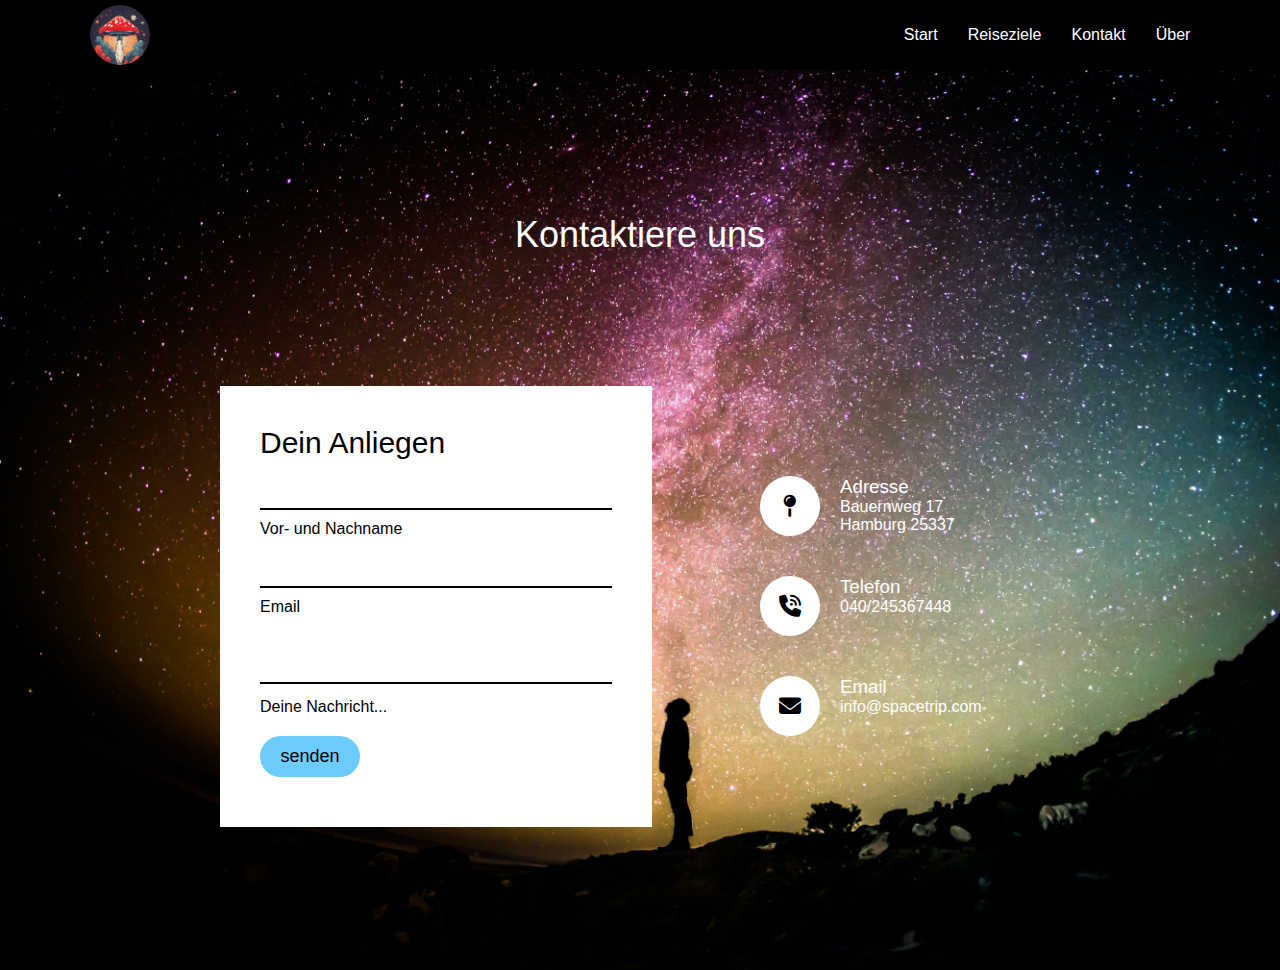
<file: contact.html>
<!DOCTYPE html>
<html lang="en">
  <head>
    <meta charset="UTF-8" />
    <meta name="viewport" content="width=device-width, initial-scale=1.0" />
    <title>Kontakt</title>
    <link rel="stylesheet" href="styles/contact.css" />
    <link
      rel="stylesheet"
      href="https://cdnjs.cloudflare.com/ajax/libs/font-awesome/6.4.2/css/all.min.css"
    />
  </head>
  <body>
    <div class="header">
      <nav id="navBar">
        <img src="images/logo2.png" class="logo" />
        <ul class="nav-items">
          <li><a href="index.html">Start</a></li>
          <li><a href="reiseziele.html" class="selected">Reiseziele</a></li>
          <li><a href="contact.html">Kontakt</a></li>
          <li><a href="ueber.html">Über</a></li>
        </ul>
        <!-- <a href="#" class="buchen">Jetzt Buchen</a> -->
        <i class="fa-solid fa-bars" onclick="togglebtn()"></i>
      </nav>
    </div>
    <section class="kontakt">
      <div class="inhalt">
        <h2>Kontaktiere uns</h2>
      </div>
      <div class="wrapper">
        <div class="kontakt-info">
          <div class="box">
            <div class="icon"><i class="fa-solid fa-map-pin"></i></div>
            <div class="text">
              <h3>Adresse</h3>
              <p>
                Bauernweg 17 <br />
                Hamburg 25337
              </p>
            </div>
          </div>
          <div class="box">
            <div class="icon"><i class="fa-solid fa-phone-volume"></i></div>
            <div class="text">
              <h3>Telefon</h3>
              <p>040/245367448</p>
            </div>
          </div>
          <div class="box">
            <div class="icon"><i class="fa-solid fa-envelope"></i></div>
            <div class="text">
              <h3>Email</h3>
              <p>info@spacetrip.com</p>
            </div>
          </div>
        </div>
        <div class="kontakt-form">
          <form>
            <h2>Dein Anliegen</h2>
            <div class="inputbox">
              <input type="text" name="" required="requires" />
              <span>Vor- und Nachname</span>
            </div>
            <div class="inputbox">
              <input type="text" name="" required="requires" />
              <span>Email</span>
            </div>
            <div class="inputbox">
              <textarea required="required"></textarea>
              <span>Deine Nachricht...</span>
            </div>
            <div class="inputbox">
              <input type="submit" name="" value="senden" />
            </div>
          </form>
        </div>
      </div>
    </section>

    <script>
      var navBar = document.getElementById('navBar');
      function togglebtn() {
        navBar.classList.toggle('hide');
      }
    </script>
  </body>
</html>
</file>
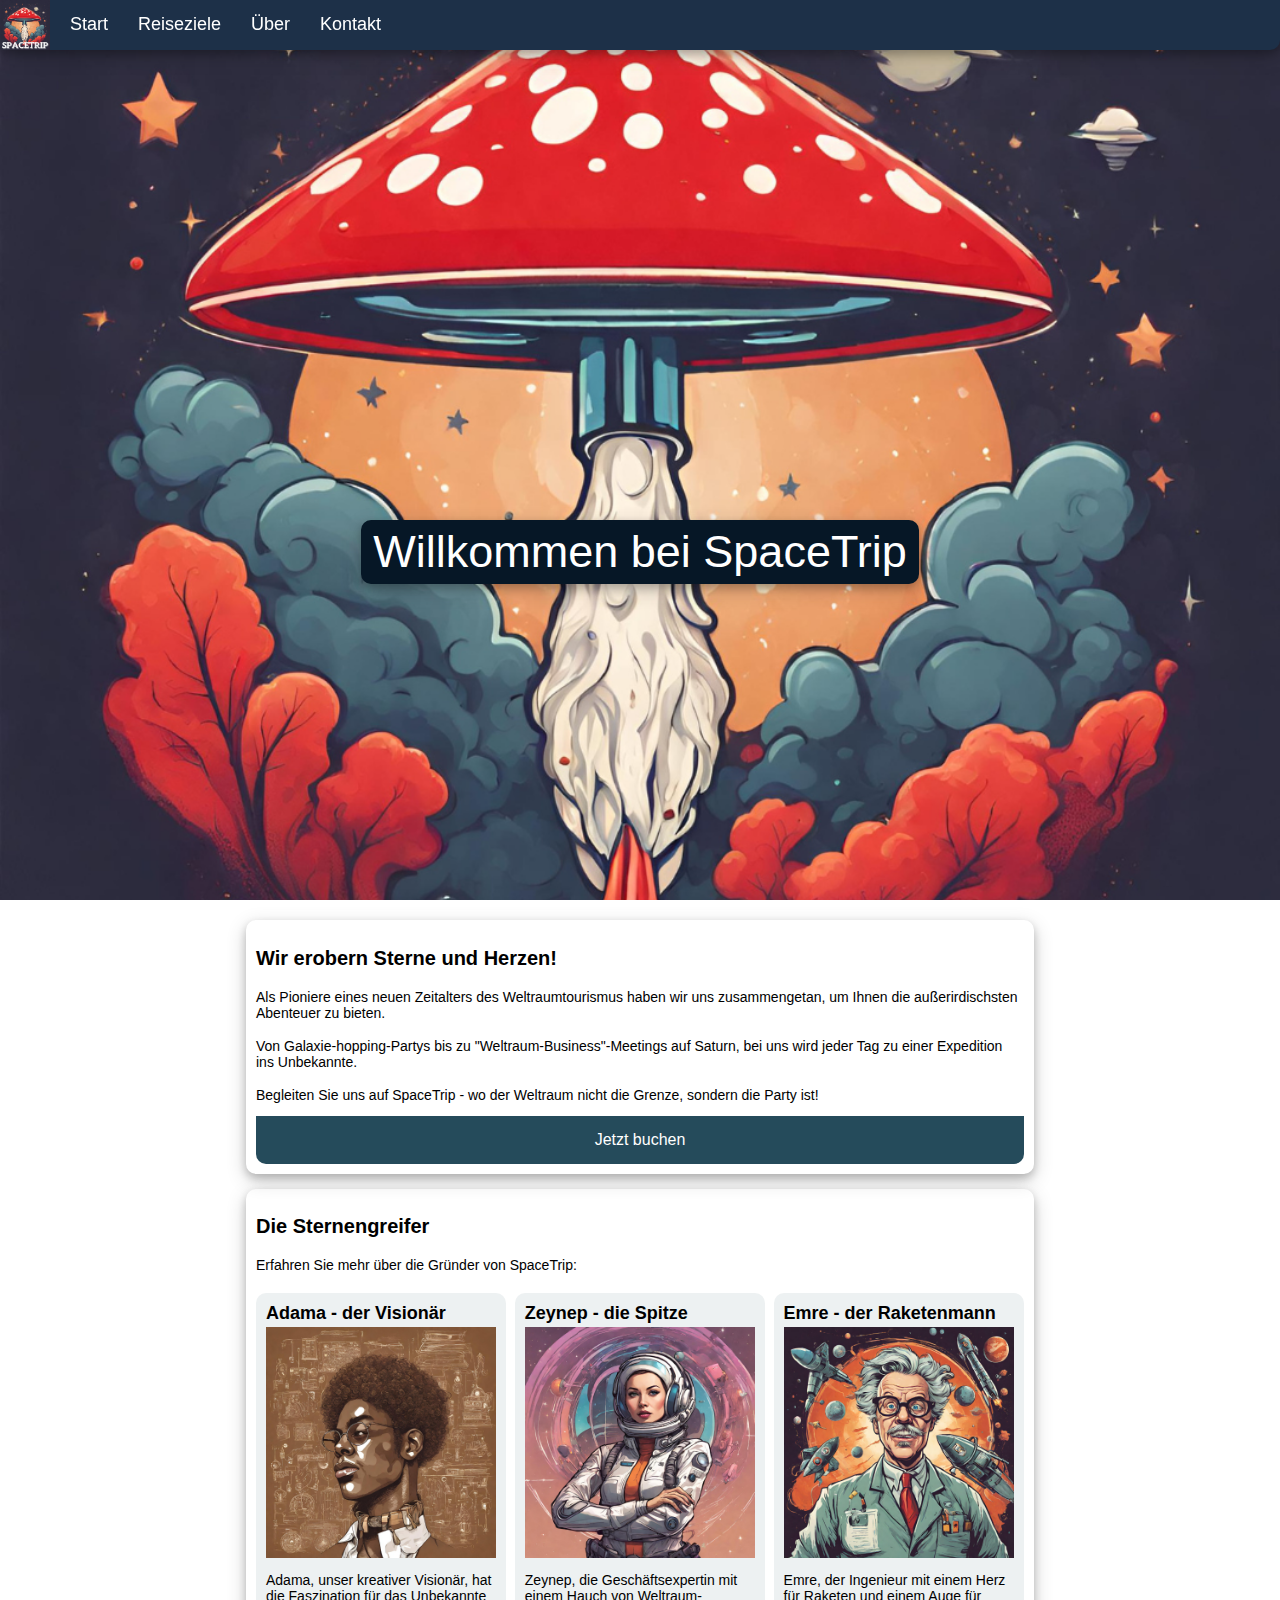
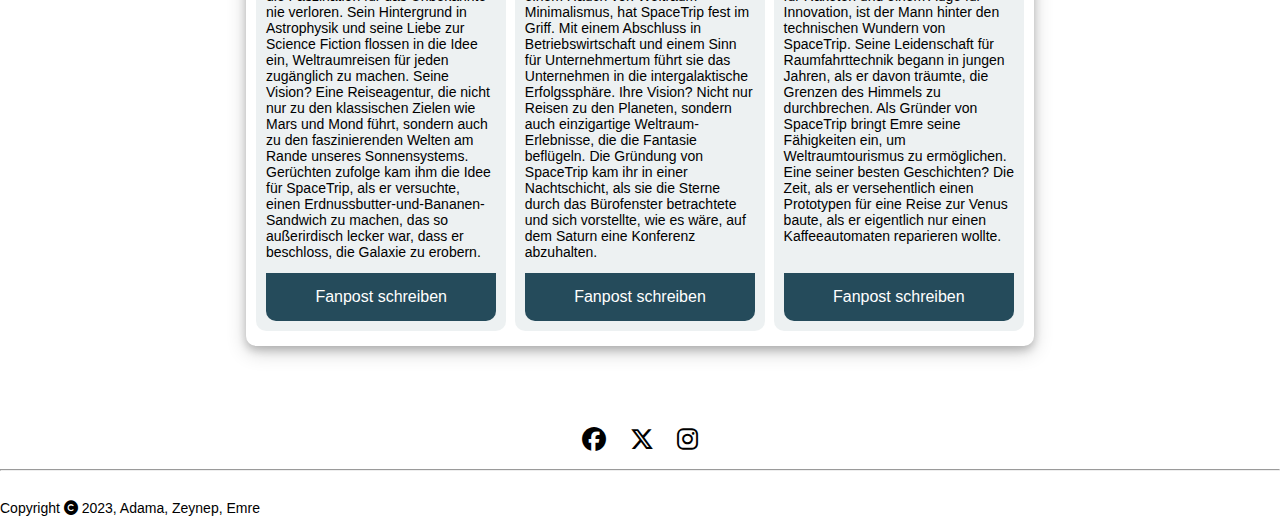
<file: ueber.html>
<!DOCTYPE html>
<html lang="en">
  <head>
    <meta charset="UTF-8" />
    <meta name="viewport" content="width=device-width, initial-scale=1.0" />
    <title>Unser Team</title>
    <link rel="stylesheet" href="styles/ueberStyles.css" />
    <link
      rel="stylesheet"
      href="https://cdnjs.cloudflare.com/ajax/libs/font-awesome/6.4.2/css/all.min.css"
    />
  </head>
  <body>
    <header class="fixed-header navItem">
      <a href="#home"
        ><img class="logo" src="images/SpaceTrip_Logo.png" height="50px"
      /></a>

      <ul>
        <li><a class="active" href="index.html">Start</a></li>
        <li><a href="reiseziele.html">Reiseziele</a></li>
        <li><a href="ueber.html">Über</a></li>
        <li><a href="contact.html">Kontakt</a></li>
      </ul>
    </header>

    <div class="heroImage">
      <div class="welcome">
        <a href="#scroll">
          <button class="welcomeButton welcomeButtonTop">Willkommen bei</button>
        </a>
        <a href="#scroll">
          <button class="welcomeButton">SpaceTrip</button>
        </a>
      </div>
      <div class="welcome-big">
        <a href="#scroll">
          <button class="welcomeButton welcomeButtonTop">
            Willkommen bei SpaceTrip️
          </button>
        </a>
      </div>
    </div>
    <!--<div class="one">-->
    <!--    <img src="images/SpaceTrip_Logo.png" width="1080" height="1080">-->
    <!--</div>-->

    <div id="scroll"></div>

    <div class="beschreibung">
      <h2>Wir erobern Sterne und Herzen!</h2>

      <p>
        Als Pioniere eines neuen Zeitalters des Weltraumtourismus haben wir uns
        zusammengetan, um Ihnen die außerirdischsten Abenteuer zu bieten.
      </p>
      <p>
        Von Galaxie-hopping-Partys bis zu "Weltraum-Business"-Meetings auf
        Saturn, bei uns wird jeder Tag zu einer Expedition ins Unbekannte.
      </p>
      <p>
        Begleiten Sie uns auf SpaceTrip - wo der Weltraum nicht die Grenze,
        sondern die Party ist!
      </p>
      <button class="button">Jetzt buchen</button>
    </div>

    <div class="beschreibung aktionen">
      <div class="aktion-head">
        <h2>Die Sternengreifer</h2>
        <p class="margin-bot">
          Erfahren Sie mehr über die Gründer von SpaceTrip:
        </p>
      </div>
      <div class="aktion">
        <h3 class="head2">Adama - der Visionär</h3>

        <img src="images/Adama.png" />
        <p class="full">
          Adama, unser kreativer Visionär, hat die Faszination für das
          Unbekannte nie verloren. Sein Hintergrund in Astrophysik und seine
          Liebe zur Science Fiction flossen in die Idee ein, Weltraumreisen für
          jeden zugänglich zu machen. Seine Vision? Eine Reiseagentur, die nicht
          nur zu den klassischen Zielen wie Mars und Mond führt, sondern auch zu
          den faszinierenden Welten am Rande unseres Sonnensystems. Gerüchten
          zufolge kam ihm die Idee für SpaceTrip, als er versuchte, einen
          Erdnussbutter-und-Bananen-Sandwich zu machen, das so außerirdisch
          lecker war, dass er beschloss, die Galaxie zu erobern.
        </p>
        <a
          class="mail"
          href="mailto:adama@spacetrip.org?subject=I%20love%20you"
        >
          <button class="button">Fanpost schreiben</button>
        </a>
      </div>
      <div class="aktion">
        <h3 class="head2">Zeynep - die Spitze</h3>

        <img class="imgTop" src="images/Zeynep.png" />
        <p class="full">
          Zeynep, die Geschäftsexpertin mit einem Hauch von
          Weltraum-Minimalismus, hat SpaceTrip fest im Griff. Mit einem
          Abschluss in Betriebswirtschaft und einem Sinn für Unternehmertum
          führt sie das Unternehmen in die intergalaktische Erfolgssphäre. Ihre
          Vision? Nicht nur Reisen zu den Planeten, sondern auch einzigartige
          Weltraum-Erlebnisse, die die Fantasie beflügeln. Die Gründung von
          SpaceTrip kam ihr in einer Nachtschicht, als sie die Sterne durch das
          Bürofenster betrachtete und sich vorstellte, wie es wäre, auf dem
          Saturn eine Konferenz abzuhalten.
        </p>
        <a
          class="mail"
          href="mailto:zeynep@spacetrip.org?subject=I%20love%20you"
        >
          <button class="button">Fanpost schreiben</button>
        </a>
      </div>
      <div class="aktion">
        <h3 class="head2">Emre - der Raketenmann</h3>

        <img class="imgTop" src="images/Emre.png" />
        <p class="full">
          Emre, der Ingenieur mit einem Herz für Raketen und einem Auge für
          Innovation, ist der Mann hinter den technischen Wundern von SpaceTrip.
          Seine Leidenschaft für Raumfahrttechnik begann in jungen Jahren, als
          er davon träumte, die Grenzen des Himmels zu durchbrechen. Als Gründer
          von SpaceTrip bringt Emre seine Fähigkeiten ein, um Weltraumtourismus
          zu ermöglichen. Eine seiner besten Geschichten? Die Zeit, als er
          versehentlich einen Prototypen für eine Reise zur Venus baute, als er
          eigentlich nur einen Kaffeeautomaten reparieren wollte.
        </p>
        <a class="mail" href="mailto:emre@spacetrip.org?subject=I%20love%20you">
          <button class="button">Fanpost schreiben</button>
        </a>
      </div>
    </div>

    <footer class="footer">
      <a href="#"><i class="fa-brands fa-facebook"></i></a>
      <a href="#"><i class="fa-brands fa-x-twitter"></i></a>
      <a href="#"><i class="fa-brands fa-instagram"></i></a>
      <hr />
      <p>
        Copyright <i class="fa-solid fa-copyright"></i> 2023, Adama, Zeynep,
        Emre
      </p>
    </footer>
  </body>
</html>
</file>
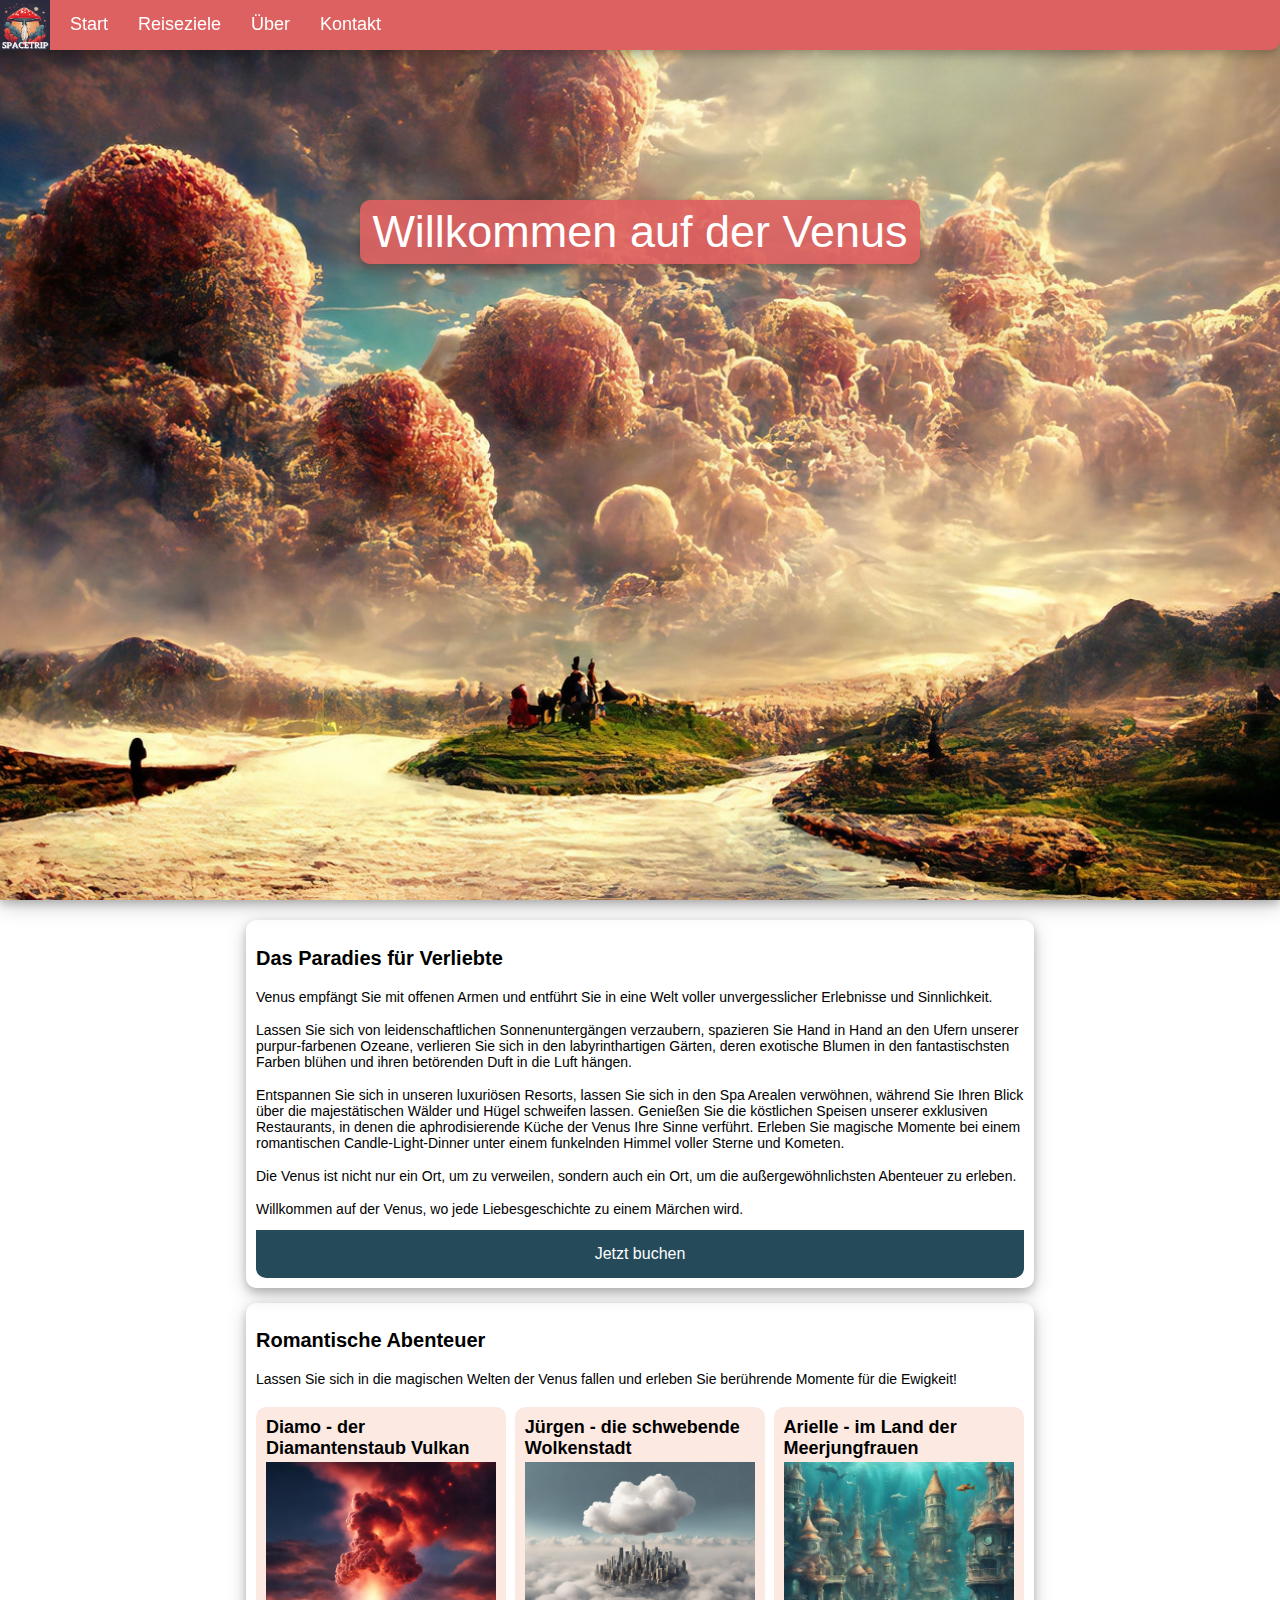
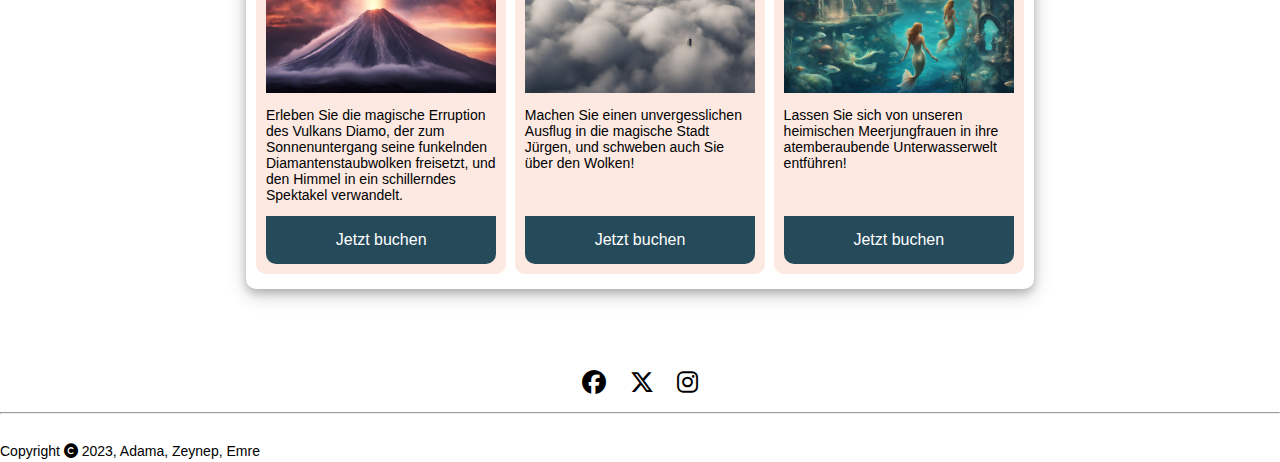
<file: Venus.html>
<!DOCTYPE html>
<html lang="en">
  <head>
    <meta charset="UTF-8" />
    <meta name="viewport" content="width=device-width, initial-scale=1.0" />
    <title>Welcome to Venus!</title>
    <link rel="stylesheet" href="styles/venusStyles.css" />
    <link
      rel="stylesheet"
      href="https://cdnjs.cloudflare.com/ajax/libs/font-awesome/6.4.2/css/all.min.css"
    />
  </head>
  <body>
    <header class="fixed-header navItem">
      <a href="index.html"
        ><img class="logo" src="images/SpaceTrip_Logo.png" height="50px"
      /></a>

      <ul>
        <li><a class="active" href="index.html">Start</a></li>
        <li><a href="reiseziele.html">Reiseziele</a></li>
        <li><a href="ueber.html">Über</a></li>
        <li><a href="contact.html">Kontakt</a></li>
      </ul>
    </header>
    <div class="heroImage">
      <div class="welcome">
        <a href="#scroll"
          ><button class="welcomeButton welcomeButtonTop">
            Willkommen auf
          </button></a
        >
        <a href="#scroll"><button class="welcomeButton">der Venus️</button></a>
      </div>
      <div class="welcome-big">
        <a href="#scroll"
          ><button class="welcomeButton welcomeButtonTop">
            Willkommen auf der Venus️
          </button></a
        >
      </div>
    </div>

    <div id="scroll"></div>

    <div class="beschreibung">
      <h2>Das Paradies für Verliebte</h2>

      <p>
        Venus empfängt Sie mit offenen Armen und entführt Sie in eine Welt
        voller unvergesslicher Erlebnisse und Sinnlichkeit.
      </p>
      <p>
        Lassen Sie sich von leidenschaftlichen Sonnenuntergängen verzaubern,
        spazieren Sie Hand in Hand an den Ufern unserer purpur-farbenen Ozeane,
        verlieren Sie sich in den labyrinthartigen Gärten, deren exotische
        Blumen in den fantastischsten Farben blühen und ihren betörenden Duft in
        die Luft hängen.
      </p>
      <p>
        Entspannen Sie sich in unseren luxuriösen Resorts, lassen Sie sich in
        den Spa Arealen verwöhnen, während Sie Ihren Blick über die
        majestätischen Wälder und Hügel schweifen lassen. Genießen Sie die
        köstlichen Speisen unserer exklusiven Restaurants, in denen die
        aphrodisierende Küche der Venus Ihre Sinne verführt. Erleben Sie
        magische Momente bei einem romantischen Candle-Light-Dinner unter einem
        funkelnden Himmel voller Sterne und Kometen.
      </p>

      <p>
        Die Venus ist nicht nur ein Ort, um zu verweilen, sondern auch ein Ort,
        um die außergewöhnlichsten Abenteuer zu erleben.
      </p>
      <p>
        Willkommen auf der Venus, wo jede Liebesgeschichte zu einem Märchen
        wird.
      </p>
      <button class="button">Jetzt buchen</button>
    </div>

    <div class="beschreibung aktionen">
      <div class="aktion-head">
        <h2>Romantische Abenteuer</h2>
        <p class="margin-bot">
          Lassen Sie sich in die magischen Welten der Venus fallen und erleben
          Sie berührende Momente für die Ewigkeit!
        </p>
      </div>
      <div class="aktion">
        <h3 class="head2">Diamo - der Diamantenstaub Vulkan</h3>

        <img src="images/Vulkan.png" />
        <p class="full">
          Erleben Sie die magische Erruption des Vulkans Diamo, der zum
          Sonnenuntergang seine funkelnden Diamantenstaubwolken freisetzt, und
          den Himmel in ein schillerndes Spektakel verwandelt.
        </p>
        <button class="button">Jetzt buchen</button>
      </div>
      <div class="aktion">
        <h3 class="head2">Jürgen - die schwebende Wolkenstadt</h3>

        <img src="images/Wolkenstadt.png" />
        <p class="full">
          Machen Sie einen unvergesslichen Ausflug in die magische Stadt Jürgen,
          und schweben auch Sie über den Wolken!
        </p>
        <button class="button">Jetzt buchen</button>
      </div>
      <div class="aktion">
        <h3 class="head2">Arielle - im Land der Meerjungfrauen</h3>

        <img src="images/Meerjungfrau.png" />
        <p class="full">
          Lassen Sie sich von unseren heimischen Meerjungfrauen in ihre
          atemberaubende Unterwasserwelt entführen!
        </p>
        <button class="button">Jetzt buchen</button>
      </div>
    </div>

    <footer class="footer">
      <a href="#"><i class="fa-brands fa-facebook"></i></a>
      <a href="#"><i class="fa-brands fa-x-twitter"></i></a>
      <a href="#"><i class="fa-brands fa-instagram"></i></a>
      <hr />
      <p>
        Copyright <i class="fa-solid fa-copyright"></i> 2023, Adama, Zeynep,
        Emre
      </p>
    </footer>
  </body>
</html>
</file>
<file: styles/contact.css>
* {
  margin: 0;
  padding: 0;
  box-sizing: border-box;
  font-family: 'Poppins', sans-serif;
}

.header {
  width: 100%;
}

nav {
  display: flex;
  align-items: center;
  justify-content: space-between;
  padding: 5px 7%;
  background: black;
}

.logo {
  width: 60px;
  cursor: pointer;
  border-radius: 50%;
}

.nav-items {
  list-style: none;
  display: flex;
  gap: 30px;
}

.nav-items a {
  text-decoration: none;
  color: white;
}

nav .fa-bars {
  display: none;
}

.kontakt {
  position: relative;
  min-height: 100vh;
  padding: 50px 100px;
  display: flex;
  justify-content: center;
  align-items: center;
  flex-direction: column;
  background: url(../images/bild1.jpg);
  background-size: cover;
}

.kontakt .inhalt {
  max-width: 800px;
  text-align: center;
  margin-bottom: 100px;
}

.kontakt .inhalt h2 {
  font-size: 36px;
  font-weight: 500;
  color: white;
}

.kontakt .inhalt p {
  font-weight: 300;
  color: white;
}

.wrapper {
  width: 100%;
  display: flex;
  justify-content: space-between;
  gap: 1rem;
  align-items: center;
  flex-direction: row-reverse;
  margin-top: 30px;
  margin-left: 15rem;
}

.wrapper .kontakt-info {
  width: 50%;
  display: flex;
  flex-direction: column;
}

.wrapper .kontakt-info .box {
  position: relative;
  padding: 20px 0;
  display: flex;
}

.wrapper .kontakt-info .box .icon {
  min-width: 60px;
  height: 60px;
  background: white;
  display: flex;
  justify-content: center;
  align-items: center;
  border-radius: 50%;
  font-size: 22px;
}

.wrapper .kontakt-info .box .text {
  display: flex;
  margin-left: 20px;
  font-size: 16px;
  color: white;
  flex-direction: column;
  font-weight: 300;
}

.wrapper .kontakt-info .box .text h3 {
  font-weight: 500;
  color: white;
}

.kontakt-form {
  width: 40%;
  padding: 40px;
  background: rgb(255, 255, 255);
}

.kontakt-form h2 {
  font-size: 30px;
  color: black;
  font-weight: 500;
}

.kontakt-form .inputbox {
  position: relative;
  width: 100%;
  margin-top: 10px;
}

.kontakt-form .inputbox textarea,
.kontakt-form .inputbox input {
  width: 100%;
  padding: 5px 0;
  font-size: 16px;
  margin: 10px 0;
  border: none;
  border-bottom: 2px solid black;
  outline: none;
  resize: none;
}

.kontakt-form .inputbox span {
  position: absolue;
  left: 0;
  padding: 5px 0;
  font-size: 16px;
  margin: 10px 0;
  pointer-events: none;
  transition: 0.5s;
  stop-color: #666;
}

.kontakt-form .inputbox input:focus ~ span,
.kontakt-form .inputbox input:valid ~ span,
.kontakt-form .inputbox textarea:focus ~ span,
.kontakt-form .inputbox textarea:valid ~ span {
  color: orange;
  font-size: 12px;
  transform: translateY(-20px);
}

.kontakt-form .inputbox input[type='submit'] {
  width: 100px;
  background: rgb(108, 204, 255);
  border-radius: 100px;
  border: none;
  cursor: pointer;
  padding: 10px;
  font-size: 18px;
}

@media (max-width: 995px) {
  .wrapper {
    margin-left: 0;
  }
}

@media (max-width: 991px) {
  .kontakt {
    padding: 50px;
  }

  .wrapper {
    flex-direction: column;
  }

  .wrapper .kontakt-info {
    margin-bottom: 40px;
  }

  .container .kontakt-inf,
  .kontakt-form {
    width: 100%;
  }
}

@media only screen and (max-width: 700px) {
  .logo {
    display: none;
    /* position: fixed;
    top: -6%;
    left: 7%; */
  }

  nav {
    position: fixed;
    top: -11%;
    z-index: 100;
    width: 100%;
    padding: 80px 7% 0;
    background: rgb(255, 255, 255);
    opacity: 90%;
    justify-content: flex-start;
    max-height: 30px;
    overflow: hidden;
    transition: max-height 0.5s;
  }

  nav .nav-items {
    margin: 80px 0;
    flex-direction: column;
  }

  .nav-items a {
    color: black;
  }

  .selected::after {
    width: 50px;
  }

  nav .fa-bars {
    display: block;
    position: fixed;
    top: 4%;
    right: 7%;
    color: rgb(253, 182, 182);
    font-size: 28px;
  }

  .hide {
    max-height: 400px;
  }
}
</file>
<file: styles/ueberStyles.css>
html {
  /*cursor: url(images/heart.png), auto;*/
  scroll-behavior: smooth;
}

body {
  margin: 0;
  padding: 0;
  /*cursor: url(images/heart.png), auto;*/
  background-color: white;
  font-family: sans-serif;
  font-size: 14px;
}

.fixed-header {
  position: fixed;
  height: 50px;
  width: 100%;
  background-color: rgb(29, 48, 72);
  border-radius: 0 0 10px 10px;
  color: white;
  box-shadow: 0 4px 8px 0 rgba(0, 0, 0, 0.2), 0 6px 20px 0 rgba(0, 0, 0, 0.19);
  /*justify-content: ;*/
  /*padding: 10px 0;*/
  z-index: 1;

  /*.navItem {*/
  /*    background-color: rgb(255, 255, 255, 0);*/
  /*    border: 0;*/
  /*    color: white;*/
  /*    font-size: 18px;*/
  /*    width: 30px;*/
  /*}*/
}

#scroll {
  scroll-margin-block-start: 60px;
}

ul {
  list-style-type: none;
  overflow: hidden;

  /*display: flex;*/
  /*flex-flow: row;*/
  /*margin-right: 60px;*/
  position: absolute;
  top: 0;
  left: 30px;

  display: flex;
  flex-flow: row;
}

li a,
.welcome a,
.welcome-big a {
  transition-duration: 0.1s;

  /*display: block;*/
  color: white;
  /*text-align: center;*/
  /*padding: 14px 16px;*/
  text-decoration: none;
}

li a:hover {
  color: rgb(255, 255, 255, 0.6);
}

li {
  font-size: 18px;
  margin-right: 30px;
}

.heroImage {
  background: /*linear-gradient(to bottom, rgba(255, 255, 255, 0) 93%, rgba(255, 255, 255, 1)), */ url(../images/SpaceTrip_ohne.png)
    no-repeat center center/cover;
  height: 100vh;
  z-index: 0;
  /*box-shadow: 0 4px 8px 0 rgba(0, 0, 0, 0.2), 0 6px 20px 0 rgba(0, 0, 0, 0.19);*/
  margin: 0 0 20px;
}

.welcome-big {
  display: none;
}
.navItem {
  margin-right: auto;
}

.navbar {
  font-size: 16px;
  display: flex;
  flex-flow: row wrap;
  justify-content: space-around;
}

h1 {
  margin: 4px;
}

h2 {
  font-size: 20px;
  margin-bottom: 5px;
}

h3 {
  font-size: 18px;
  margin-bottom: 3px;
  margin-top: 0px;
}

p {
  margin-bottom: 3px;
  float: left;
}

.margin-bot {
  margin-bottom: 15px;
}

.welcomeButtonTop {
  margin-top: 320px;
}

.welcome,
.welcomeButton {
  display: flex;
  flex-flow: wrap column;
  /*justify-content: flex-start;*/
  align-items: center;
  padding: 10em 20px;
  font-size: 20px;

  /*z-index: 0;*/
}

.bgText,
.welcomeButton {
  color: white;
  padding: 6px 12px;
  border-radius: 10px;
  background-color: rgb(6, 23, 38);
  /*background-color: rgb(29, 48, 72);*/

  box-shadow: 0 4px 8px 0 rgba(0, 0, 0, 0.2), 0 6px 20px 0 rgba(0, 0, 0, 0.19);
}

.welcomeButton {
  transition-duration: 0.1s;
  border: none;
  font-size: 45px;
  margin-bottom: 5px;
}

.welcomeButton:hover {
  background-color: rgb(58, 62, 96);
  color: white;
}

.beschreibung {
  /*position: relative;*/
  display: flex;
  flex-flow: column;
  padding: 10px;
  border-radius: 10px;
  box-shadow: 0 4px 8px 0 rgba(0, 0, 0, 0.2), 0 6px 20px 0 rgba(0, 0, 0, 0.19);

  /*background-color: rgb(245, 245, 245, .5);*/
  margin: 15px;
  /*width: 80%;*/
  /*display: flex;*/
  /*flex-flow: row wrap;*/
  /*justify-content: center;*/
  color: black;
}

.aktionen {
  /*background-color: rgb(245, 245, 245, .5);*/
  /*display: flex;*/
  /*flex-flow: row;*/
  /*justify-content: center;*/
  /*color: black;*/
}
.imgTop {
  /*margin-top: 30px;*/
}
.aktion {
  display: flex;
  flex-flow: column;
  background-color: rgb(75, 114, 128, 0.1);
  border-radius: 10px;
  padding: 10px;
  margin: 5px 0;
  /*position: relative;*/
  /*border-bottom: solid black 1px;*/
  /*box-shadow: 0 1px 1px 0 rgba(0, 0, 0, 0.2), 0 1px 1px 0 rgba(0, 0, 0, 0.19);*/
}

.full {
  flex-grow: 1;
}

.button {
  transition-duration: 0.1s;
  margin-top: 10px;
  width: 100%;
  /*margin: 10px 0 0;*/
  border-radius: 0 0 10px 10px;
  background-color: #254b5b;
  /*border-radius: 10px;*/
  border: none;
  /*align-self: flex-end;*/
  color: white;
  padding: 15px 20px;
  text-align: center;
  text-decoration: none;
  display: inline-block;
  font-size: 16px;
}

.button:hover {
  background-color: rgb(75, 114, 128);
  color: white;
}

.footer {
  margin: 80px 0 10px;
  text-align: center;
}

.footer a {
  text-decoration: none;
  color: black;
  font-size: 24px;
  margin: 0 10px;
}

.footer hr {
  margin: 15px 0;
}

@media (min-width: 768px) {
  .aktion-head {
    width: 100%;
  }

  .beschreibung {
    margin: auto;
    margin-bottom: 15px;
    width: 768px;
  }

  .aktion {
    display: flex;
    flex-flow: column;
    width: 30%;
    justify-content: stretch;
    /*height: 100%;*/
  }

  .button {
    align-self: flex-end;
  }

  .aktionen {
    display: flex;
    flex-flow: wrap row;
    justify-content: space-between;
    /*column-gap: 10px;*/
    /*align-content: space-evenly;*/
  }

  .welcome {
    display: none;
  }
  .welcome-big {
    display: flex;
    flex-flow: wrap column;
    /*justify-content: flex-start;*/
    align-items: center;
    padding: 10em 20px;
    font-size: 20px;
  }
}
</file>
<file: styles/venusStyles.css>
html {
  /*cursor: url(images/heart.png), auto;*/
  scroll-behavior: smooth;
}

body {
  margin: 0;
  padding: 0;
  cursor: url(../images/heart.png), auto;
  background-color: white;
  font-family: sans-serif;
  font-size: 14px;
}

.fixed-header {
  position: fixed;
  height: 50px;
  width: 100%;
  /*background-color: rgb(29, 48, 72);*/

  background-color: rgba(222, 97, 97);
  border-radius: 0 0 10px 10px;
  color: white;
  box-shadow: 0 4px 8px 0 rgba(0, 0, 0, 0.2), 0 6px 20px 0 rgba(0, 0, 0, 0.19);
  /*justify-content: ;*/
  /*padding: 10px 0;*/
  z-index: 1;
  /*.navItem {*/
  /*    background-color: rgb(255, 255, 255, 0);*/
  /*    border: 0;*/
  /*    color: white;*/
  /*    font-size: 18px;*/
  /*    width: 30px;*/
  /*}*/
}

#scroll {
  scroll-margin-block-start: 60px;
}

ul {
  list-style-type: none;
  overflow: hidden;

  /*display: flex;*/
  /*flex-flow: row;*/
  /*margin-right: 60px;*/
  position: absolute;
  top: 0;
  left: 30px;

  display: flex;
  flex-flow: row;
}

li a,
.welcome a,
.welcome-big a {
  transition-duration: 0.1s;
  height: fit-content;
  /*display: block;*/
  color: white;
  /*text-align: center;*/
  /*padding: 14px 16px;*/
  text-decoration: none;
}

li a:hover {
  color: rgb(255, 255, 255, 0.6);
}

li {
  font-size: 18px;
  margin-right: 30px;
}

.heroImage {
  background: /*linear-gradient(to bottom, rgba(255, 255, 255, 0) 93%, rgba(255, 255, 255, 1)), */ url(../images/surrealWorld.jpg)
    no-repeat center center/cover;
  height: 100vh;
  z-index: 0;
  box-shadow: 0 4px 8px 0 rgba(0, 0, 0, 0.2), 0 6px 20px 0 rgba(0, 0, 0, 0.19);
  margin: 0 0 20px;
}

.welcome-big {
  display: none;
}
.navItem {
  margin-right: auto;
}

.navbar {
  font-size: 16px;
  display: flex;
  flex-flow: row wrap;
  justify-content: space-around;
}

h1 {
  margin: 4px;
}

h2 {
  font-size: 20px;
  margin-bottom: 5px;
}

h3 {
  font-size: 18px;
  margin-bottom: 3px;
  margin-top: 0px;
}

p {
  margin-bottom: 3px;
  float: left;
}

.margin-bot {
  margin-bottom: 15px;
}

.welcomeButtonTop {
  /*margin-top: 200px;*/
}

.welcome,
.welcomeButton {
  display: flex;
  flex-flow: wrap column;
  /*justify-content: flex-start;*/
  align-items: center;
  padding: 10em 20px;
  font-size: 20px;

  /*z-index: 0;*/
}

.bgText,
.welcomeButton {
  color: white;
  padding: 6px 12px;
  border-radius: 10px;
  background-color: rgba(222, 97, 97, 0.9);
  box-shadow: 0 4px 8px 0 rgba(0, 0, 0, 0.2), 0 6px 20px 0 rgba(0, 0, 0, 0.19);
}

.welcomeButton {
  transition-duration: 0.1s;
  border: none;
  font-size: 45px;
  margin-bottom: 5px;
}

.welcomeButton:hover {
  background-color: rgba(231, 138, 138, 0.9);
  color: white;
}

.beschreibung {
  /*position: relative;*/
  display: flex;
  flex-flow: column;
  padding: 10px;
  border-radius: 10px;
  box-shadow: 0 4px 8px 0 rgba(0, 0, 0, 0.2), 0 6px 20px 0 rgba(0, 0, 0, 0.19);

  /*background-color: rgb(245, 245, 245, .5);*/
  margin: 15px;
  /*width: 80%;*/
  /*display: flex;*/
  /*flex-flow: row wrap;*/
  /*justify-content: center;*/
  color: black;
}

.aktionen {
  /*background-color: rgb(245, 245, 245, .5);*/
  /*display: flex;*/
  /*flex-flow: row;*/
  /*justify-content: center;*/
  /*color: black;*/
}

.aktion {
  display: flex;
  flex-flow: column;
  background-color: rgb(241, 145, 110, 0.2);
  border-radius: 10px;
  padding: 10px;
  margin: 5px 0;
  /*position: relative;*/
  /*border-bottom: solid black 1px;*/
  /*box-shadow: 0 1px 1px 0 rgba(0, 0, 0, 0.2), 0 1px 1px 0 rgba(0, 0, 0, 0.19);*/
}

.full {
  flex-grow: 1;
}

.button {
  transition-duration: 0.1s;
  margin-top: 10px;
  width: 100%;
  /*margin: 10px 0 0;*/
  border-radius: 0 0 10px 10px;
  background-color: #254b5b;
  /*border-radius: 10px;*/
  border: none;
  /*align-self: flex-end;*/
  color: white;
  padding: 15px 20px;
  text-align: center;
  text-decoration: none;
  display: inline-block;
  font-size: 16px;
}

.button:hover {
  background-color: rgb(75, 114, 128);
  color: white;
}

.footer {
  margin: 80px 0 10px;
  text-align: center;
}

.footer a {
  text-decoration: none;
  color: black;
  font-size: 24px;
  margin: 0 10px;
}

.footer hr {
  margin: 15px 0;
}

@media (min-width: 768px) {
  .aktion-head {
    width: 100%;
  }

  .beschreibung {
    margin: auto;
    margin-bottom: 15px;
    width: 768px;
  }

  .aktion {
    display: flex;
    flex-flow: column;
    width: 30%;
    justify-content: stretch;
    /*height: 100%;*/
  }

  .button {
    align-self: flex-end;
  }

  .aktionen {
    display: flex;
    flex-flow: wrap row;
    justify-content: space-between;
    /*column-gap: 10px;*/
    /*align-content: space-evenly;*/
  }

  .welcome {
    display: none;
  }
  .welcome-big {
    display: flex;
    flex-flow: wrap column;
    /*height: fit-content;*/
    /*justify-content: flex-start;*/
    align-items: center;
    padding: 10em 20px;
    font-size: 20px;
  }
}
</file>
